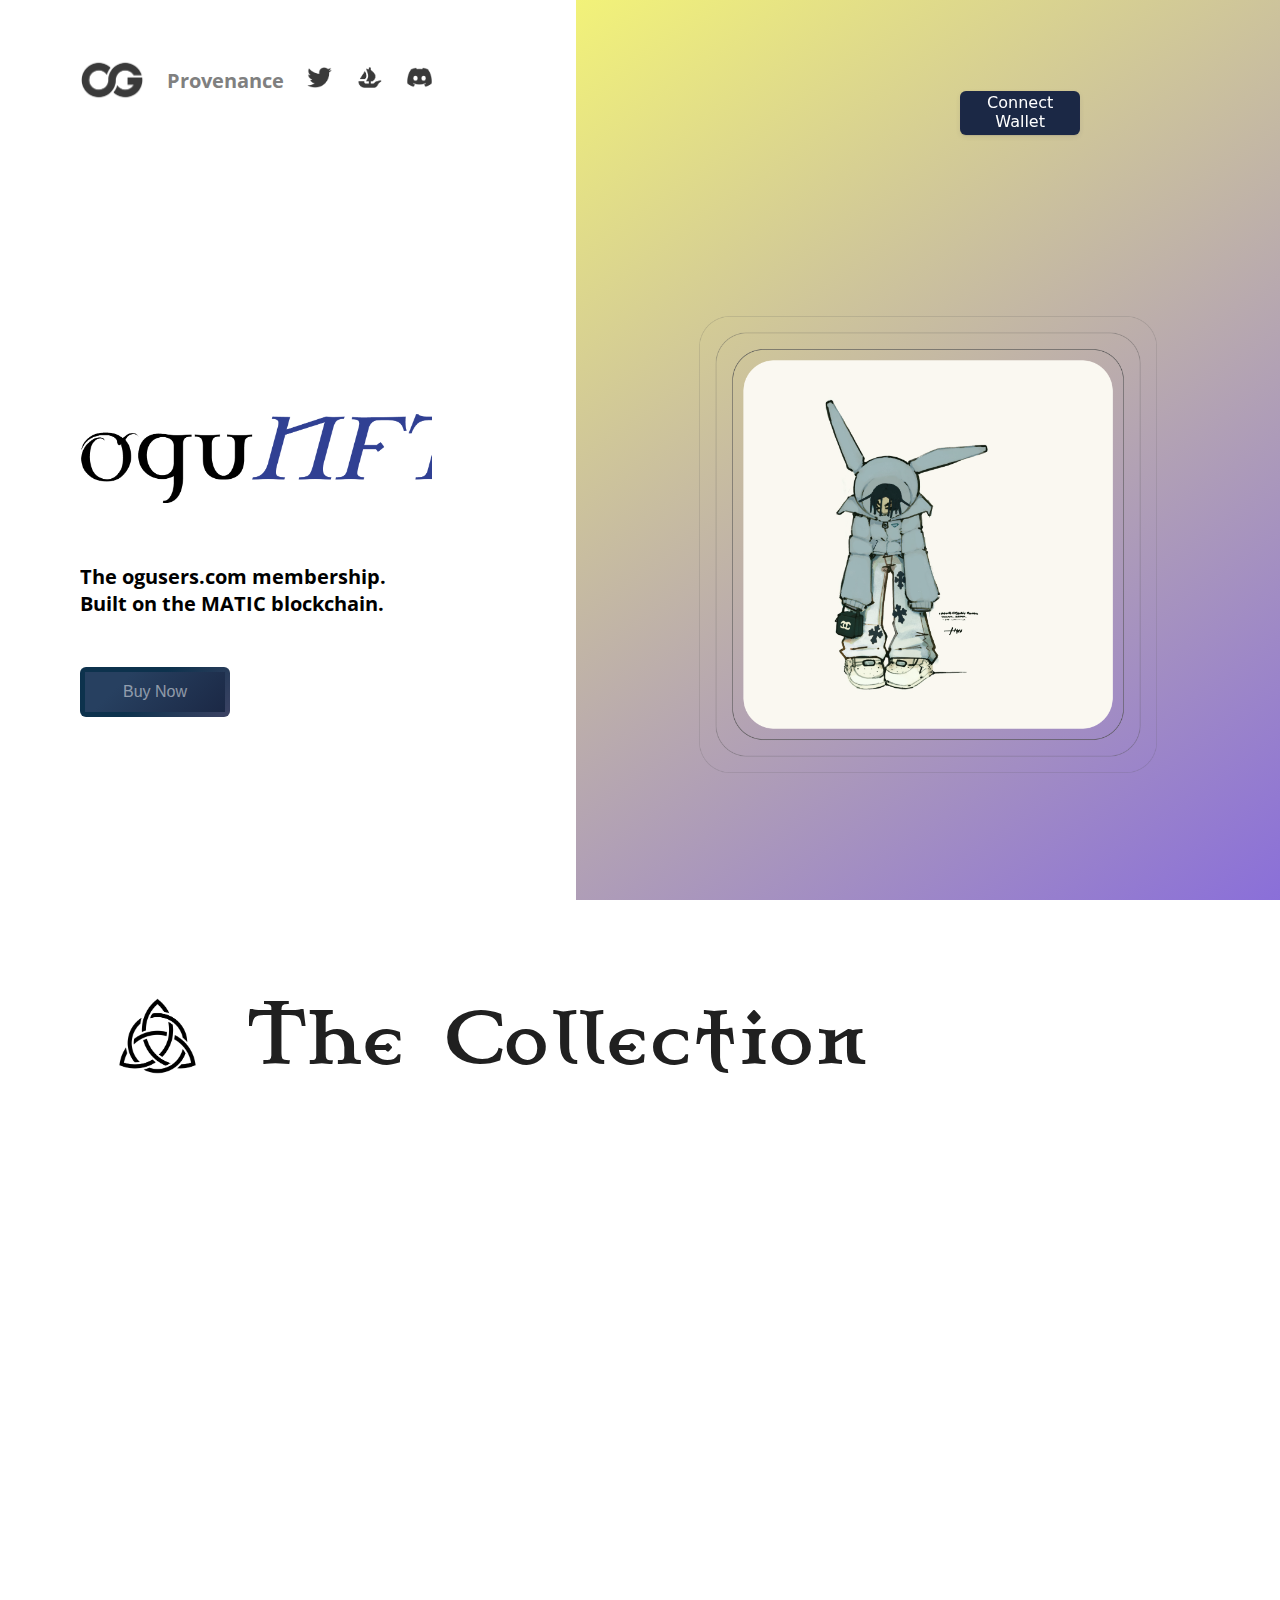
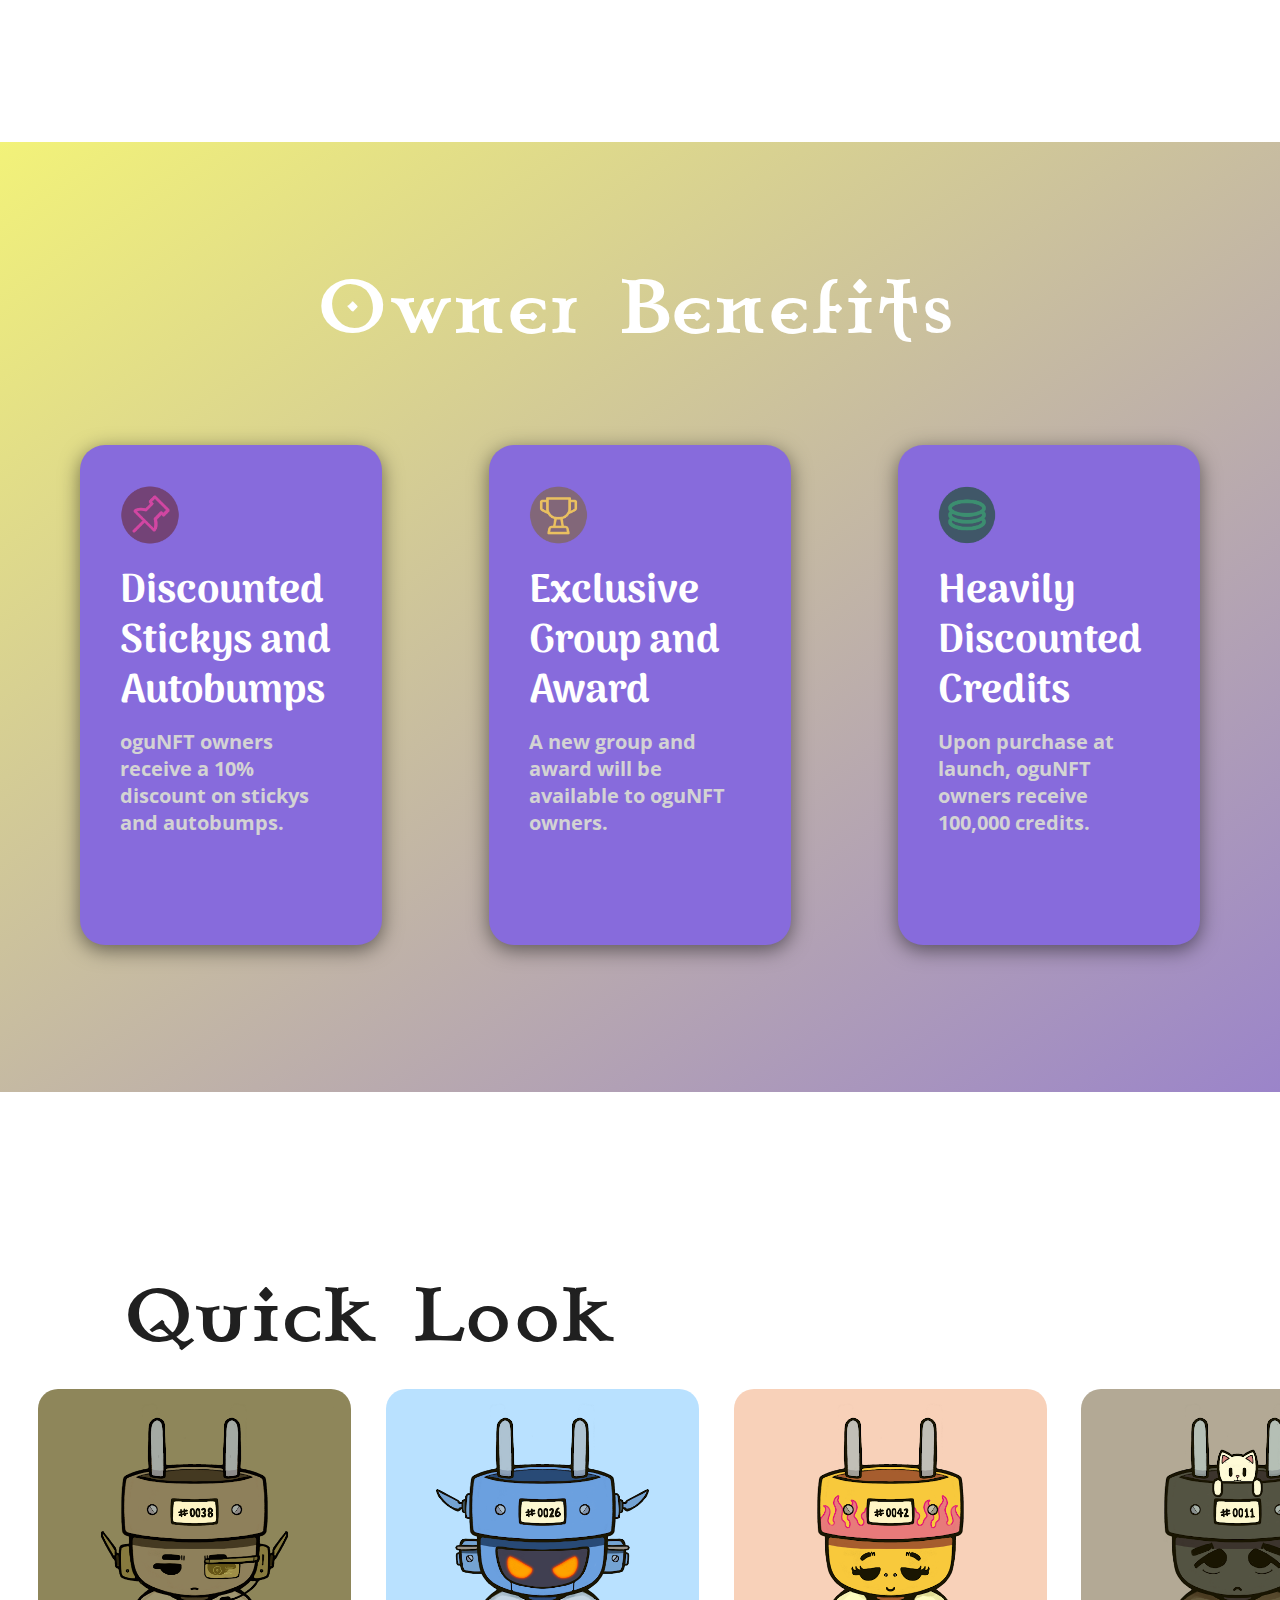
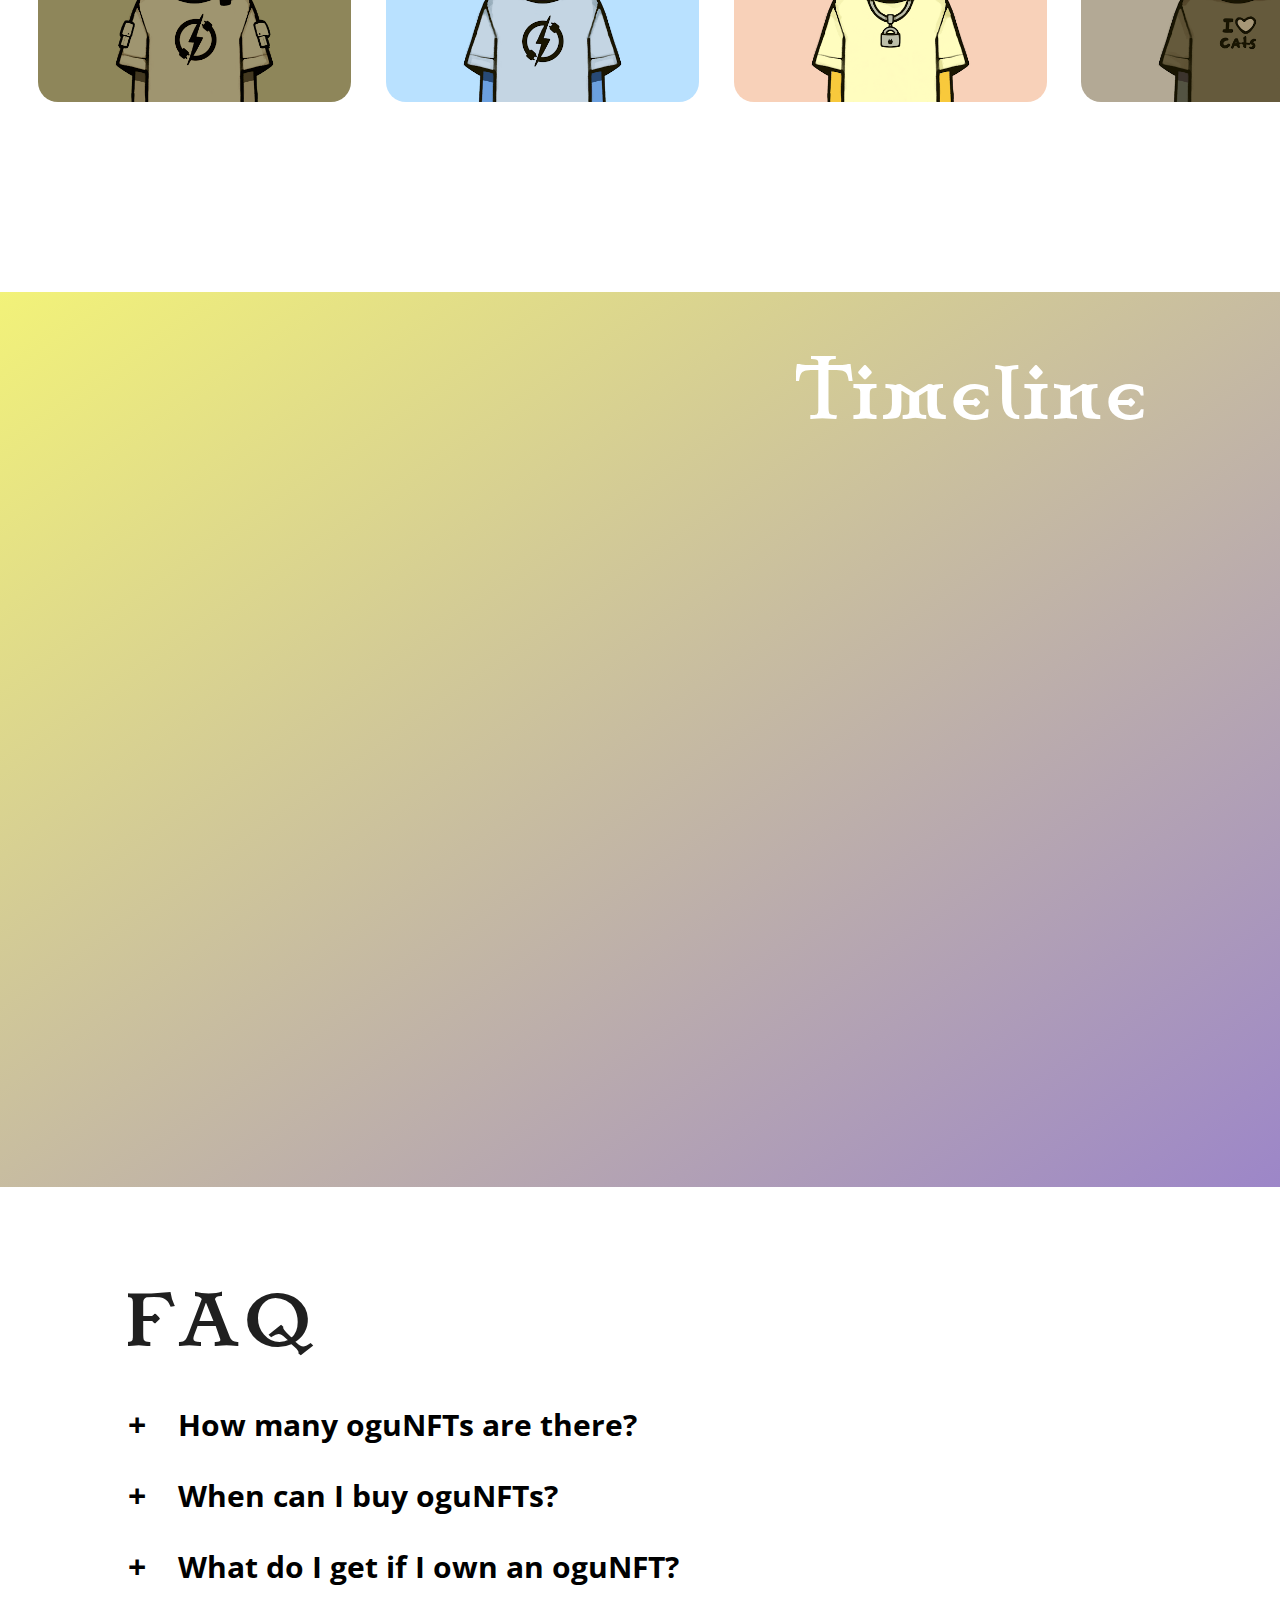
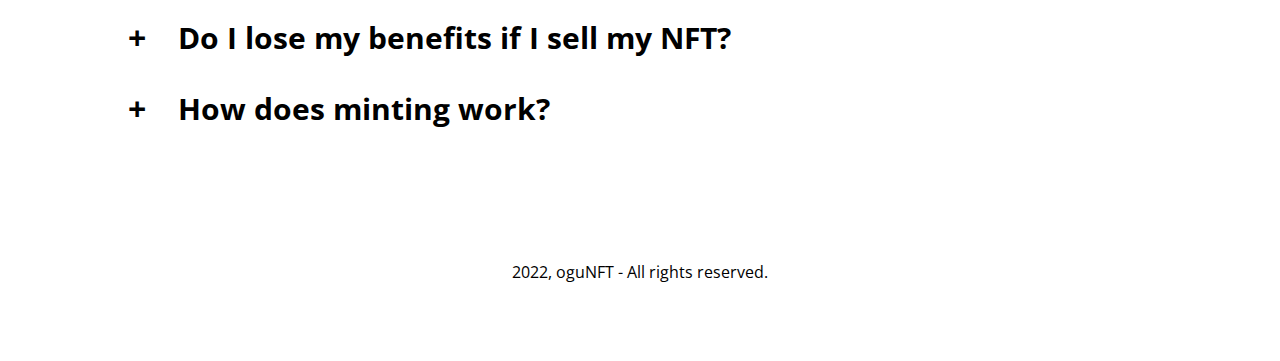
<file: index.html>
<!DOCTYPE html>

<head>
    <meta name="viewport" content="width=device-width, initial-scale=1.0">
    <title>oguNFT</title>
    <link rel="preconnect" href="https://fonts.googleapis.com">
    <link rel="preconnect" href="https://fonts.gstatic.com" crossorigin>
    <link href="https://fonts.googleapis.com/css2?family=Open+Sans&display=swap" rel="stylesheet">
    <link href="https://fonts.googleapis.com/css2?family=Arima+Madurai:wght@900&display=swap" rel="stylesheet">
    <link rel="stylesheet" href="style.css">
    <link rel="icon" href="skull nft logo-06.png">
</head>


<body>

<script src="script.js"></script>

<div class="homeScreen">
    <div class="leftHomeScreen main_menu">
        <div class="header">
          <a href="#">
            <div class="logoContainer">
                <img class="logo" src="skull nft logo-04.png">
            </div>
          </a>
          <a class="headerListDecoration" href="#">
            <ul class="headerList">
                <li>Provenance</li>
            </ul>
          </a>
        <div class="socialIcons"> 
            <div class="socialContainer">
              <img class="socialIcon" src="ogu twitter-01.png">
            </div>
            <div class="socialContainer">
              <img class="socialIcon" src="ogu opensea-02.png">
            </div>
            <div class="socialContainer">
              <img class="socialIcon" src="ogu discord-03.png">
            </div>
        </div>   
        </div>
        <div class="leftContentContainer">
          <div class="leftContent">
            <div class="fontLogoContainer">
                <img class="fontLogo" src="ogunft-logo.png">
            </div>
            <p class="leftContentWords1">The ogusers.com membership.</p>
            <p class="leftContentWords2">Built on the MATIC blockchain.</p>
            <button class="homeScreenButton">Buy Now</button>
        </div>
      </div>
    </div>

  <div class="rightHomeScreenContainer">
    <div class="rightHomeScreen">
      <div class="leftHomeScreen mobile_menu">
        <div class="header">
          <a href="#">
            <div class="logoContainer">
                <img class="logo" src="skull nft logo-04.png">
            </div>
          </a>
        <div class="socialIcons"> 
            <div class="socialContainer">
              <img class="socialIcon" src="ogu twitter-01.png">
            </div>
            <div class="socialContainer">
              <img class="socialIcon" src="ogu opensea-02.png">
            </div>
            <div class="socialContainer">
              <img class="socialIcon" src="ogu discord-03.png">
            </div>
        </div>   
        </div>
        <div class="leftContentContainer">
        <div class="leftContent">
            <div class="fontLogoContainer">
                <img class="fontLogo" src="ogunft-logo.png">
            </div>
            <p class="leftContentWords1">The ogusers.com membership.</p>
            <p class="leftContentWords2">Built on the MATIC blockchain.</p>
            <button class="homeScreenButton">Buy Now</button>
        </div>
      </div>
    </div>
        <button class="walletButton">Connect Wallet</button>
        <div class="mainImageContainer">
            <img class="mainImage" src="haku image one.png">
        </div>
    </div>
</div>
</div>

<div class="secondScreen">
    <div class="secondScreenTop">
        <div class="secondPictureContainer">
            <img class="secondPicture" src="celtic knot.png">
        </div>
        <h3>The Collection</h3>
    </div>
  <div class="container reveal">  
    <div class="secondScreenBottom">
      <div class="secondScreenBodyContainer">
        <p class="secondScreenBody">
          The oguNFT collection serves as a membership opportunity for ogu.gg. With ownership of an oguNFT, you can unlock exclusive benefits and opportunities within the community. oguNFTs are not just digital pictures; we have given actual value to these NFTs and the ability to sell that value.
        </p>
        <p class="secondScreenBody">
          These NFTs were built for our devoted members. Please treat this launch as an investment in enhancing your OGU experience. 
        </p>
      </div>
        <div class="thirdPictureContainer">
          <img class="thirdPicture" src="haku image secondScreen.png">
      </div>
    </div>
  </div>
</div>

<div class = "fourthScreen">
  <div class="fourthScreenTitle">
    <h3 style="color: white;">Owner Benefits</h3>
  </div>
  <div class="fourthScreenContent">

    <div class="fourthScreenContentGroup">
      <div class="IconContainer">
        <img class="Icon" src="ogu icons final 3-03.png">  
      </div>
      <p class="iconTitle">Discounted Stickys and Autobumps</p>
      <p class="iconBody">oguNFT owners receive a 10% discount on stickys and autobumps.</p> 
    </div>

    <div class="fourthScreenContentGroup">
      <div class="IconContainer">
       <img class="Icon" src="ogu icons final 2-02.png">  
      </div>
      <p class="iconTitle">Exclusive Group and Award</p>
      <p class="iconBody">A new group and award will be available to oguNFT owners.</p> 
    </div>
    <div class="fourthScreenContentGroup">
      <div class="IconContainer">
        <img class="Icon" src="ogu icons final 1-01.png">  
      </div> 
      <p class="iconTitle">Heavily Discounted Credits</p>
      <p class="iconBody">Upon purchase at launch, oguNFT owners receive 100,000 credits.</p> 
    </div>
  </div>
</div>

<div class="thirdScreen">
  <div class="thirdScreenTitle">
    <h3>Quick Look</h3>
  </div>  
    <div id="mediaScroller" class="media-scroller">
        <div class="media-element">
          <img src="plughead 1.png" draggable="false">
        </div> 
        <div class="media-element">
          <img src="plughead 2.png" draggable="false">
        </div>   
        <div class="media-element">  
          <img src="plughead 3.png" draggable="false">
        </div>   
        <div class="media-element">  
          <img src="plughead 4.png" draggable="false">
        </div>   
        <div class="media-element">
          <img src="plughead 1.png" draggable="false">
        </div> 
        <div class="media-element">
          <img src="plughead 2.png" draggable="false">
        </div>   
        <div class="media-element">  
          <img src="plughead 3.png" draggable="false">
        </div>   
        <div class="media-element">  
          <img src="plughead 4.png" draggable="false">
        </div>   
    </div>
</div>



<div class="fifthScreen">

 <div class="timelineTitle">
  <h3 style="color: white;">Timeline</h3>
</div> 

<div class="container reveal">
<section id="timeline">

    <div class="tl-item" onclick="">
      
  
          <div class="tl-bg" style="background-image: url(https://www.wieland.com/assets/images/d/header_wieland_ny-1cdf09e4.jpg )">
          </div>
     
      <div class="tl-year">
        <p class="f2 heading--sanSerif font_size">10%</p>
      </div>
  
      <div class="tl-content">
        <h1>Credits</h1>
        <p>The 100,000 credits will be available upon purchase. Each owner will get a one time code to redeem their credits.</p>
      </div>
  
    </div>
  

  
    <div class="tl-item" onclick="">
      
      <div class="tl-bg" style="background-image: url(https://www.wieland.com/assets/images/b/header_wieland_eMobility_1-f1ea109f.jpg)"></div>
      
      <div class="tl-year">
        <p class="f2 heading--sanSerif font_size">40%</p>
      </div>
  
      <div class="tl-content">
        <h1 class="f3 text--accent ttu">Group + Award</h1>
        <p>The new group and award will become available shortly after launch. These are transferable upon resale.</p>
      </div>
  
    </div>
  
    <div class="tl-item" onclick="">
      
      <div class="tl-bg" style="background-image: url(https://www.wieland.com/assets/images/6/kachel_careers_spot-eeeb207b.jpg)"></div>
      
      <div class="tl-year">
        <p class="f2 heading--sanSerif font_size">90%</p>
      </div>
  
      <div class="tl-content">
        <h1 class="f3 text--accent ttu">Merchandise</h1>
        <p>If there is interest among oguNFT owners, we will release exclusive merch that is themed to the oguNFT artstyle.</p>
      </div>
  
    </div>
    
    <div class="tl-item" onclick="">
      
      <div class="tl-bg" style="background-image: url(https://www.wieland.com/assets/images/3/strips_sheets_coilsdrums-b0b72ee3.png)"></div>
      
      <div class="tl-year">
        <p class="f2 heading--sanSerif">Beyond</p>
      </div>
  
      <div class="tl-content">
        <h1>More to come</h1>
        <p>This launch is an investment into the community. Our goal is to continue creating value for oguNFT owners for many years to come.</p>
      </div>
  
    </div>

  </section>
</div>
</div>


<div class="sixthScreen">

<h3>
  FAQ
</h3>


<div class="content">
  <div>
  <input type="checkbox" id="question1" name="q"  class="questions">
  <div class="plus">+</div>
  <label for="question1" class="question font_size">
    How many oguNFTs are there?
  </label>
  <div class="answers font_size">
There will be 5,000 oguNFTs available in this upcoming drop.</div>
</div>

<div>
  <input type="checkbox" id="question2" name="q"  class="questions">
  <div class="plus">+</div>
  <label for="question2" class="question">
    When can I buy oguNFTs?
  </label>
  <div class="answers font_size">
oguNFTs will become available on June 15th (pending).</div>
</div>

<div>
  <input type="checkbox" id="question3" name="q" class="questions">
  <div class="plus">+</div>
  <label for="question3" class="question font_size">
    What do I get if I own an oguNFT?
  </label>
  <div class="answers font_size">
    oguNFT owners get access to a new Group and Award, discounts on Stickys and Bumps, and 100,000 Credits as an original purchaser. 
  </div>
</div>
  
<div>
  <input type="checkbox" id="question4" name="q" class="questions">
  <div class="plus">+</div>
  <label for="question4" class="question font_size">
    Do I lose my benefits if I sell my NFT? 
  </label>
  <div class="answers font_size">
    Yes, you will lose your benefits. We will verify the new owner of the NFT and grant them the benefits. 
  </div>
</div>

<div>
  <input type="checkbox" id="question5" name="q" class="questions">
  <div class="plus">+</div>
  <label for="question5" class="question font_size">
    How does minting work?
  </label>
  <div class="answers font_size">
    Please start by connecting your Metamask wallet to the site. From there, you can click on the "Buy Now" button on the home screen and proceed purchasing through the pop up menu. If you have a sufficient amount of MATIC in your wallet, you will be allowed to purchase.
  </div>
</div>

</div>
</div>

<div class="footerContainer">
  <footer>2022, oguNFT - All rights reserved.</footer>
</div>
</file>
<file: style.css>
html, body,* {
    margin: 0; 
    padding: 0;
    box-sizing: border-box;
  }

:root {
    --gradient: linear-gradient(
      325deg,
        #333f91,
        #876bdc,
        #f2f279
    );
}

@font-face {
    font-family: "Celtic Garamond";
    src: url(CELTG___.TTF);
}

.reveal {
    position: relative;
    transform: translateY(100px);
    opacity: 0;
    transition: 1s all ease;
}

.reveal.active {
    transform: translateY(0);
    opacity: 1;
}

.homeScreen {
    max-width: 100vw;
    overflow-y: hidden;
    font-family: 'Open Sans', sans-serif;
    font-weight: bold;
    font-size: 20px;
    display: flex;
    flex-wrap: wrap;
    justify-content: space-between;
    min-height: 100vh;
}

.leftHomeScreen {
    width: 40%;
    padding-left: 5rem;
    padding-right: 5rem;
}

.rightHomeScreenContainer {
    width: 55%;
    height: 100%;
    overflow-y: hidden;
}

.rightHomeScreen {
    width: 100%;
    min-height: 100vh;
   
   display: grid;
   place-items: center;
    background-image: var(--gradient);
    background-size: 400%;
    animation: bg-animation 8s infinite alternate;
}

@keyframes bg-animation {
    0% {background-position: left}
    100% {background-position: right;}
}


.header {
    max-width: 100%;
    display: flex;
    justify-content: space-between;
    align-items: center;
    flex-wrap: wrap;
    margin-top: 50px;
}

.headerList {
    display: flex;
    flex-direction: row;
    list-style-type: none;
    padding: 0;
}

.headerListDecoration {
    text-decoration: none;
    color: grey;
}

.logoContainer {
    height: 60px;  
    transition: all .2s ease-in-out;
}

.logoContainer:hover {
    filter: brightness(2.25);
}

.logo {
    width: auto;
    height: 100%;   
}

.socialContainer {
    cursor: pointer;
}


.socialIcons {
    display: flex;
    flex-direction: row;
    gap: 25px;
    max-width: 125px;
}

.socialIcon {
    width: 100%;
    height: auto;
    transition: all .125s ease-in-out;
}

.socialIcon:hover {
    filter: brightness(2.25);
}

.leftContentContainer{
    width: 100%;
    height: 100%;
    display: flex;
    justify-content: center;
    align-items: center;
}

.fontLogoContainer {
    height: 10rem;
    width: 25rem;
    object-fit: contain;
}

.fontLogo {
    width: 100%;
    height: auto;
}

.mainImageContainer {
    width: 65%;
    padding-bottom: 5rem;
}

.mainImage {
    width: 100%;
    height: 100%;
    object-fit: cover;
}

.leftContentWords1, .leftContentWords2 {
    margin-left: none;
}

  
  .homeScreenButton {
      width: 150px;
      height: 50px;
      cursor: pointer;
      border: none;
      display: flex;
      align-items: center;
      justify-content: center;
      background-color: #7f5a83;
      background-image: linear-gradient(315deg, #7f5a83 0%, #0d324d 74%);
      background-size: 200% 100%;
      background-position: left;
      background-repeat: no-repeat;
      transition: 500ms;
      margin-top: 50px;
      border-radius: 6px;
  }
  
  .homeScreenButton:before {
      content: 'Buy Now';
      color: rgba(255,255,255,0.5);
      font-size: 16px;
      position: absolute;
      display: flex;
      align-items: center;
      justify-content: center;
      width: 140px;
      height: 40px;
      background-color: #1b2845;
      background-image: linear-gradient(315deg, #1b2845 0%, #274060 74%);
      transition: 500ms;
  }
  
  .homeScreenButton:hover {
      background-position: right;
  }
  
  .homeScreenButton:hover:before {
      color: rgba(255,255,255,0.8);
  }
  
  .homeScreenButton:focus {
      outline: none;
  }

.walletButton {
  margin-left: auto;
  margin-top: 3rem;  
    margin-bottom: 100px;
    margin-top: 50px;
    margin-right: 200px;
    appearance: button;
    backface-visibility: hidden;
    background-color: #1b2845;
    border-radius: 6px;
    border-width: 0;
    box-shadow: rgba(50, 50, 93, .1) 0 0 0 1px inset,rgba(50, 50, 93, .1) 0 2px 5px 0,rgba(0, 0, 0, .07) 0 1px 1px 0;
    box-sizing: border-box;
    color: #fff;
    cursor: pointer;
    font-family: -apple-system,system-ui,"Segoe UI",Roboto,"Helvetica Neue",Ubuntu,sans-serif;
    font-size: 80%;
    height: 44px;
    line-height: 1.15;
    outline: none;
    overflow: hidden;
    padding: 0 25px;
    position: relative;
    text-align: center;
    text-transform: none;
    transform: translateZ(0);
    transition: all .2s,box-shadow .08s ease-in;
    user-select: none;
    -webkit-user-select: none;
    touch-action: manipulation;
    width: 17%;
    }

.walletButton:disabled {
  cursor: default;
}

.walletButton:focus {
  box-shadow: rgba(50, 50, 93, .1) 0 0 0 1px inset, rgba(50, 50, 93, .2) 0 6px 15px 0, rgba(0, 0, 0, .1) 0 2px 2px 0, rgba(50, 151, 211, .3) 0 0 0 4px;
}


.secondScreen {
    display: flex;
    flex-direction: column;
    overflow-y: hidden;
}

.secondScreenTop {
    padding: 16px;
    margin-left: 7%;
    margin-top: 70px;
    display: flex;
    align-items: center;
}

.secondPictureContainer {
    margin: 10px;
    width: fit-content;
    overflow: hidden;
    height: 80px;
    margin-right: 50px;
    margin-bottom: 50px;
    float: left;
}

.secondPicture {
    width: auto;
    height: 100%;
}

h3 {
    font-size: 4rem;
    margin: 0;
    padding: 0;
    font-family: "Celtic Garamond";
    margin-bottom: 30px;
    color: #202020;
    letter-spacing: 7px;
}

.secondScreenBottom {
    width: 100vw;
    display: flex;
    overflow-y: hidden;
    justify-content: space-between;
}

.secondScreenBodyContainer {
    display: flex;
    flex-direction: column;
    width: 50%;
    margin-left: 8%;
}

.secondScreenBody {
    font-size: 25px;
    line-height: 40px;
    font-family: 'Open Sans', sans-serif;
    font-weight: bold;
}

.thirdPictureContainer {
    height: 600px;
    width: 55%;
    object-fit: cover;
    margin-left: 10%;
    margin-bottom: 0px;
}

.thirdPicture {
    width: auto;
    height: 100%;
}

.fourthScreen {
    width: 100vw;
    min-height: 950px;
    overflow-y: hidden;
    font-family: 'Open Sans', sans-serif;
    font-weight: bold;
    background-image: var(--gradient);
    background-size: 400%;
    animation: bg-animation 8s infinite alternate;
    margin-top: none;
}

.fourthScreen * {
    overflow: hidden;
}

.fourthScreenTitle {
    display: flex;
    justify-content: center;
    padding-top: 8rem;
}

.fourthScreenContent {
    display: flex;
    justify-content: space-between;
    align-items: center;
    padding: 2rem 5rem;
    flex-wrap: wrap;
}

.fourthScreenContentGroup {
    width: 27%;
    margin-top: 2rem;
    height: 500px;
    box-shadow: 0 5px 20px rgba(0,0,0,.5);
    border-radius: 25px;
    padding: 40px;
    background-color: #876bdc;
    transition: ease-out 0.25s;
}

.fourthScreenContentGroup:hover {
    transform: scale(1.02);
    box-shadow:0 15px 50px rgba(0,0,0,.5);
    transition: ease-in 0.25s;
}

.IconContainer {
    height: 60px;
    margin-bottom: 10%;
}

.Icon {
    width: auto;
    height: 100%;
}

.iconTitle {
    font-size: 40px;
    color: white;
    font-family: 'Arima Madurai', cursive;
    line-height: 50px;
}

.iconBody {
    font-size: 20px;
    color: lightgrey;
    margin-top: 5%;
}

.bannerItemContainer {
    height: 70px;
}

.bannerItem {
    width: auto;
    height: 100%;
}


.thirdScreen {
    height: 800px;
    display: flex;
    flex-direction: column;
    justify-content: center;
    font-family: Arial, Helvetica, sans-serif;
    overflow-y: visible;
}

.thirdScreenTitle {
    display: flex;
    justify-content: left;
    margin-left: 10%;
}

.media-scroller {
    display: grid;
    grid-auto-flow: column;
    grid-auto-columns: 28%;
    margin-left: 3%;

    overflow-x: hidden;
    overscroll-behavior-inline: contain;

    cursor: grab;
}

.media-element > img {
    max-width: 90%;
    min-width: 200px;
    border-radius: 20px;
}


.fifthScreen {
    max-width: 100%;
    padding-bottom: 20px;
    overflow-y: hidden;
    font-family: Arial, Helvetica, sans-serif;
    background-image: var(--gradient);
    background-size: 400%;
    animation: bg-animation 8s infinite alternate;
}


.timelineTitle {
    display: flex;
    justify-content: right;
    padding-top: 5%;
    margin-right: 10%;
}

#timeline {
    overflow-y: hidden;
    display: flex;
    background-color: #512f89;
    margin-left: 200px;
    margin-right: 200px;
    flex-wrap: wrap;
    justify-content: center;
    margin-bottom: 100px;
}
#timeline:hover .tl-item {
    width: 23.3333%;
}
.tl-item {
    transform: translate3d(0, 0, 0);
    position: relative;
    width: 25%;
    min-height: 50vh;
    padding-bottom: 1rem;
    min-height: 600px;
    color: #fff;
    overflow: hidden;
    transition: width 0.5s ease;
}
.tl-item:before, .tl-item:after {
    transform: translate3d(0, 0, 0);
    content: "";
    position: absolute;
    left: 0;
    top: 0;
    width: 100%;
    height: 100%;
}
.tl-item:after {
    background: #876bdc;
    opacity: 1;
    transition: opacity 0.5s ease;
}
.tl-item:before {
    background: linear-gradient(to bottom, rgba(0, 0, 0, 0) 0%, rgba(0, 0, 0, 1) 75%);
    z-index: 1;
    opacity: 0;
    transform: translate3d(0, 0, 0) translateY(50%);
    transition: opacity 0.5s ease, transform 0.5s ease;
}
.tl-item:hover {
    width: 30% !important;
}
.tl-item:hover:after {
    opacity: 0;
}
.tl-item:hover:before {
    opacity: 1;
    transform: translate3d(0, 0, 0) translateY(0);
    transition: opacity 1s ease, transform 1s ease 0.25s;
}
.tl-item:hover .tl-content {
    opacity: 1;
    transform: translateY(0);
    transition: all 0.75s ease 0.5s;
}
.tl-item:hover .tl-bg {
    filter: grayscale(0);
}
.tl-content {
    transform: translate3d(0, 0, 0) translateY(25px);
    position: relative;
    z-index: 1;
    text-align: center;
    margin: 0 1.618em;
    top: 40%;
    opacity: 0;
    font-family: 'Open Sans', sans-serif;
    font-weight: bold;
}
.tl-content h1 {
    font-family: 'Arima Madurai', sans-serif;
    font-weight: bold;
    text-transform: uppercase;
    color: #563baf;
    font-size: 2rem;
    font-weight: normal;
    margin-top: 40px;
    margin-bottom: 3%;
}
.tl-content p {
    font-size: 20px;
    line-height: 30px;
}
.tl-year {
    font-family: 'Open Sans', sans-serif;
    font-weight: bold;
    position: absolute;
    top: 25%;
    left: 50%;
    transform: translateX(-50%) translateY(-50%);
    z-index: 1;
    border-top: 1px solid #fff;
    border-bottom: 1px solid #fff;
}
.tl-year p {
    font-family: 'Arima Madurai', cursive;
    font-size: 40px;
    line-height: 2;
}
.tl-bg {
    transform: translate3d(0, 0, 0);
    position: absolute;
    width: 100%;
    height: 100%;
    top: 0;
    left: 0;
    background-size: cover;
    background-position: center center;
    transition: filter 0.5s ease;
    filter: grayscale(100%);
}

  
.sixthScreen {
    font-family: 'Open Sans', sans-serif;
    font-weight: bold;
    display: flex;
    align-items: flex-start;
    margin-top: 6rem;
    flex-direction: column;
}

.sixthScreen h3 {
    margin-left: 10%;
}

  .content {
    width: 100%;
    padding-left: 10%;
    margin: 0 auto;
    padding-bottom: 2rem;
  }
  
  .centerplease {
    max-width: 400px;
    font-size: 40px;
    display: flex;
    justify-content: left;
  }
  
  /*Question*/
  .question {
    position: relative;
    background: white;
    margin: 0;
    padding: 10px 10px 10px 50px;
    display: block;
    width:100%;
    cursor: pointer;
    font-size: 30px;
  }
  /*Answer*/
  .answers {
    padding: 0px 15px;
    margin: 5px 0;
    width:100%!important;
    height: 0;
    overflow: hidden;
    z-index: -1;
    position: relative;
    opacity: 0;
    -webkit-transition: .3s ease;
    -moz-transition: .3s ease;
    -o-transition: .3s ease;
    transition: .3s ease;
    font-size: 25px;
    color: gray;
    inline-size: 50px;
  }
  
  .questions:checked ~ .answers{
    height: auto;
    opacity: 1;
    padding: 15px;
    padding-right: 250px;

  }
  
  /*FAQ Toggle*/
  .plus {
    position:absolute;
    margin-top: 15px;
    z-index: 5;
    font-size: 2em;
    line-height: 100%;
    -webkit-user-select: none;    
    -moz-user-select: none;
    -ms-user-select: none;
    -o-user-select: none;
    user-select: none;
    -webkit-transition: .3s ease;
    -moz-transition: .3s ease;
    -o-transition: .3s ease;
    transition: .3s ease;
  
  }
  
  .questions:checked ~ .plus {
    -webkit-transform: rotate(45deg);
    -moz-transform: rotate(45deg);
    -o-transform: rotate(45deg);
    transform: rotate(45deg);
  
  }
  
  .questions {
    display: none;
    
  }

  .footerContainer {
    width: 100%;
    display: flex;
    justify-content: center;
    margin-top: 5em;
 
    height: 100px;
    font-family: 'Open Sans', sans-serif;
  }
  
  .mobile_menu{
    display: none;
}

  
  * ,body{
    overflow-x: hidden;
    }
    body *{
        overflow: hidden;
    }
@media (max-width:800px){
     * ,body{
         overflow-x: hidden;
     }
     .homeScreen *{
          overflow: hidden !important;
     }
      .homeScreen {
          flex-direction: column;
      }
      .leftHomeScreen{
          width: 100%;
          margin-bottom: 3rem;
      }
      .header{
          margin-top: 10px;
      }
      .socialIcons {
        width: 120px;
        gap: 30px;
    }
      .main_menu{
          display: none;
      }
      .mobile_menu{
            display: block;
      }
      .leftHomeScreen {
            padding-left: 1rem;
            padding-right: 2rem;
      }
      .leftContentContainer{
          display: block;
          padding: 1rem;
          margin-top: 1rem;
      }
      .fontLogo{
          width:60%;
          height: 50%;
      }
      .fontLogoContainer{
          margin-top: 1rem !important;
          margin-bottom: 1rem !important;
          width: auto;
            height: auto;
      }
      .homeScreenButton{
            margin-top: 1rem;
      }
      .walletButton{
            display: none;
      }
      .rightHomeScreenContainer{
          width: 100%;
      }
      .fontLogoContainer{
          width: 15rem;
          margin-top: 10rem;
      }
      .mainImageContainer{
          padding-top:0px !important;
          width: 85%;
      }
      
    .secondPicture {
        width: 40px;
        height: 40px;
    }
    .secondPictureContainer {
        margin: 0px; 
        margin-right: 10px; 
        height: auto;
    }

    h3 {
        font-size: 1.35rem;
        margin-bottom: 0px;
        letter-spacing: 5px;
    }
    .secondScreenTop {
        margin-top: 50px;
        margin-left: 10%;
    }
    .secondScreenBottom {
        display: block;
        padding: 0 2rem;
    }
    .secondScreenBodyContainer{
        width: 80%;
        height: auto;
        text-align: left;
        margin-bottom: 10%;
    }
    .secondScreenBody{
        font-size: 16px;
        line-height: 28px;
    }
    .thirdPictureContainer{
        width: 90%;
        height: 250px;
        margin-left: 5%;
    }
    .thirdPicture {
        width: 100%;
        height: auto;
        overflow: hidden;
    }
    .fourthScreenTitle {
        padding-top: 4rem;
    }
    .fourthScreenContent {
        padding: 3rem;
    }
    .fourthScreenContentGroup {
        margin-bottom: 30px;
        width: 100%;
        height: 400px;
        padding: 30px;
    }
    .IconContainer {
        height: 45px;
        margin-bottom: 7%;
    }
    .iconTitle{
        font-size: 25px !important;
        line-height: 35px;
    }    
    .iconBody {
        font-size: 18px;
    }

    .thirdScreen {
        height: 425px;
        display: flex;
        justify-content: center;
    }

    .thirdScreenTitle {
        margin-bottom: 5%;
    }

    .media-scroller {
        gap: 3%;
        grid-auto-columns: 70%;
        margin-left: 10%;
        margin-bottom: 10%;
        overflow-x: auto;
    }
    .timelineTitle{
        display: flex;
        padding-top: 20px;
        padding-bottom: 20px;
        margin-right: 0px;
        justify-content: center;
    }
      #timeline{
          margin-left: 30px;
          margin-right: 30px;
          display: flex;
          flex-direction: column;
      }
      #timeline:hover .t1-item {
          width: 50%;
      }
      .tl-item{
        width: 100%;
        max-height: 370px;
        min-height: 300px ;
      }
      .tl-year p {
            font-size: 24px;
            line-height: 2;
        }
        .tl-content {
            margin-left: 5%;
            margin-right: 5%;
            margin-top: 12%;
        }
        .tl-content h1{
            font-size: 20px !important;
        }
        .tl-content p{
            font-size: 13px !important;
            line-height: 2;
        }

      .sixthScreen{
            margin-top: 0px;
      }
      .sixthScreen h3{
            margin-left: 10%;
            margin-top: 10%;
            margin-bottom: 5%;
      }
      .content{
          padding-left: 10%;
      }
      .sixthScreen label , .sixthScreen .plus {
          font-size: 16px !important;
          overflow: hidden;
      }
      .question {
        padding: 10px 10px 10px 30px;
      }
      .answers {
          font-size: 13px;
          margin-left: 5%;
      }
      .questions:checked ~ .answers{
        height: auto;
        opacity: 1;
        padding-top: 5px;
        padding-right: 70px;
        
      }
}




@media only screen and (max-width: 600px) {
  .tl-item:hover{
            width: 100% !important;
    }
    .tl-item{
        width: 100% !important;
    }
    .tl-content h1{
        margin-top: 90px;
    }
}
</file>
